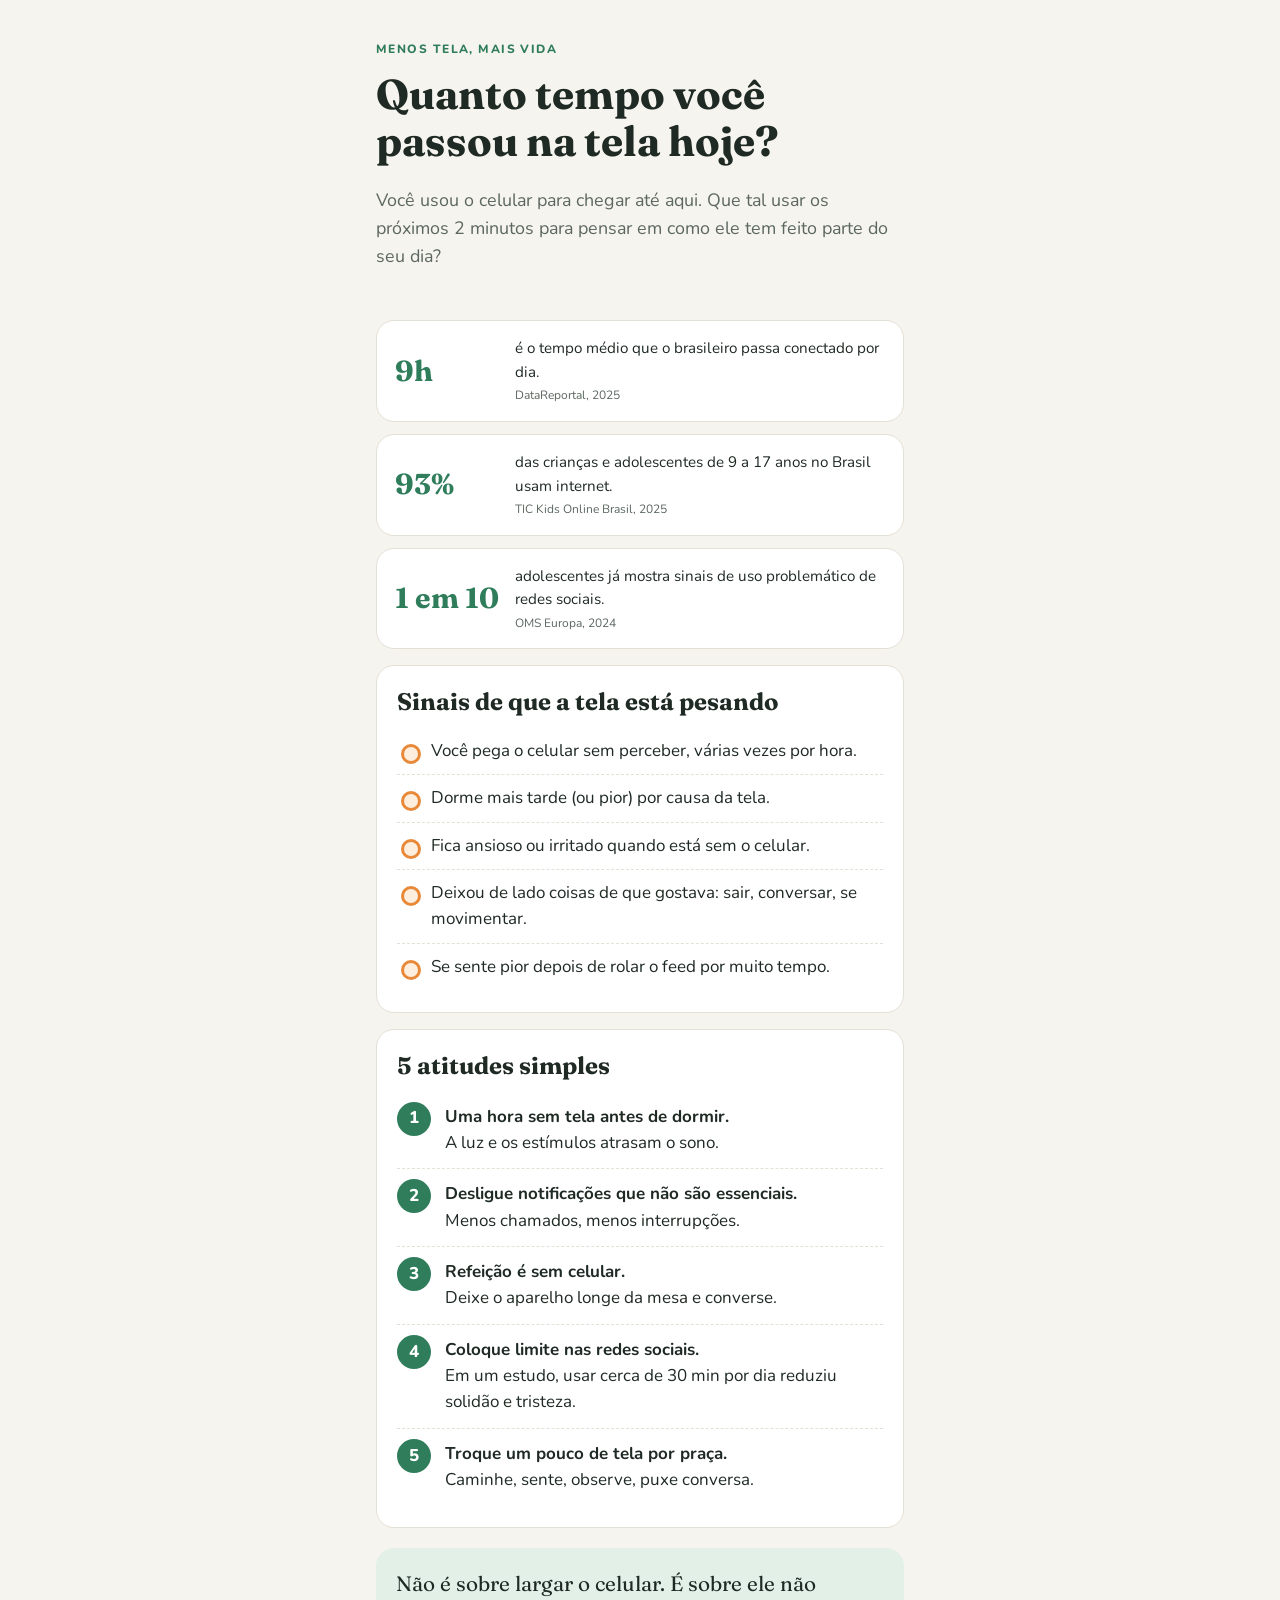
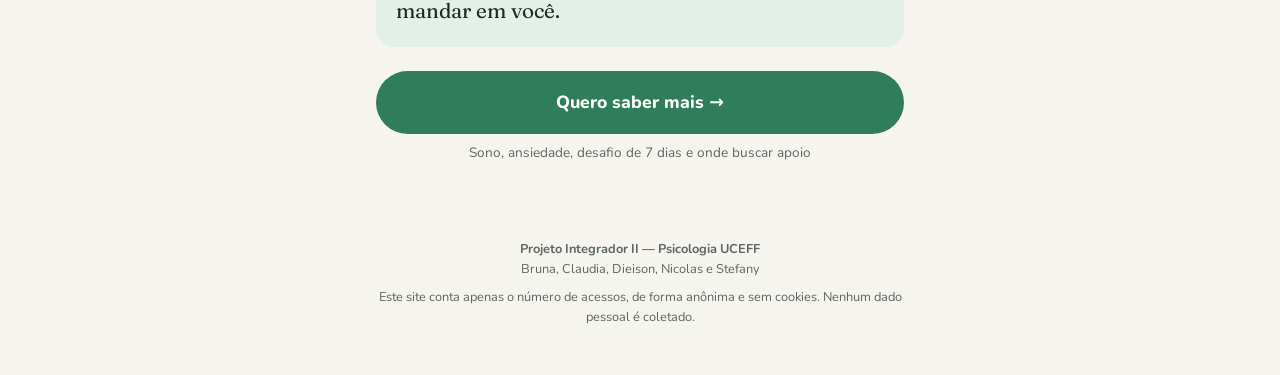
<file: index.html>
<!doctype html>
<html lang="pt-BR">
<head>
<meta charset="utf-8">
<meta name="viewport" content="width=device-width, initial-scale=1">
<title>Menos tela, mais vida</title>
<meta name="description" content="Panfleto digital sobre uso excessivo de telas e bem-estar — Projeto Integrador II, Psicologia UCEFF.">
<link rel="preconnect" href="https://fonts.googleapis.com">
<link rel="preconnect" href="https://fonts.gstatic.com" crossorigin>
<link href="https://fonts.googleapis.com/css2?family=Fraunces:opsz,wght@9..144,700&family=Nunito:wght@400;700;800&display=swap" rel="stylesheet">
<link rel="stylesheet" href="style.css">
</head>
<body data-etapa="1-panfleto">
<main>
  <header class="hero">
    <div class="kicker">Menos tela, mais vida</div>
    <h1>Quanto tempo você passou na tela hoje?</h1>
    <p class="lead">Você usou o celular para chegar até aqui. Que tal usar os próximos 2 minutos para pensar em como ele tem feito parte do seu dia?</p>
  </header>

  <section class="stats" aria-label="Números">
    <div class="stat"><strong>9h</strong><span>é o tempo médio que o brasileiro passa conectado por dia.<small>DataReportal, 2025</small></span></div>
    <div class="stat"><strong>93%</strong><span>das crianças e adolescentes de 9 a 17 anos no Brasil usam internet.<small>TIC Kids Online Brasil, 2025</small></span></div>
    <div class="stat"><strong>1 em 10</strong><span>adolescentes já mostra sinais de uso problemático de redes sociais.<small>OMS Europa, 2024</small></span></div>
  </section>

  <section class="card">
    <h2>Sinais de que a tela está pesando</h2>
    <ul class="clean">
      <li>Você pega o celular sem perceber, várias vezes por hora.</li>
      <li>Dorme mais tarde (ou pior) por causa da tela.</li>
      <li>Fica ansioso ou irritado quando está sem o celular.</li>
      <li>Deixou de lado coisas de que gostava: sair, conversar, se movimentar.</li>
      <li>Se sente pior depois de rolar o feed por muito tempo.</li>
    </ul>
  </section>

  <section class="card">
    <h2>5 atitudes simples</h2>
    <ol class="tips">
      <li><b>Uma hora sem tela antes de dormir.</b>A luz e os estímulos atrasam o sono.</li>
      <li><b>Desligue notificações que não são essenciais.</b>Menos chamados, menos interrupções.</li>
      <li><b>Refeição é sem celular.</b>Deixe o aparelho longe da mesa e converse.</li>
      <li><b>Coloque limite nas redes sociais.</b>Em um estudo, usar cerca de 30 min por dia reduziu solidão e tristeza.</li>
      <li><b>Troque um pouco de tela por praça.</b>Caminhe, sente, observe, puxe conversa.</li>
    </ol>
  </section>

  <div class="quote">Não é sobre largar o celular. É sobre ele não mandar em você.</div>

  <a class="btn" href="saiba-mais.html" data-keep-city>Quero saber mais →</a>
  <p class="btn-note">Sono, ansiedade, desafio de 7 dias e onde buscar apoio</p>
</main>

<footer>
  <p><b>Projeto Integrador II — Psicologia UCEFF</b><br>Bruna, Claudia, Dieison, Nicolas e Stefany</p>
  <p>Este site conta apenas o número de acessos, de forma anônima e sem cookies. Nenhum dado pessoal é coletado.</p>
</footer>
<script src="config.js"></script>
<script src="app.js"></script>
</body>
</html>
</file>
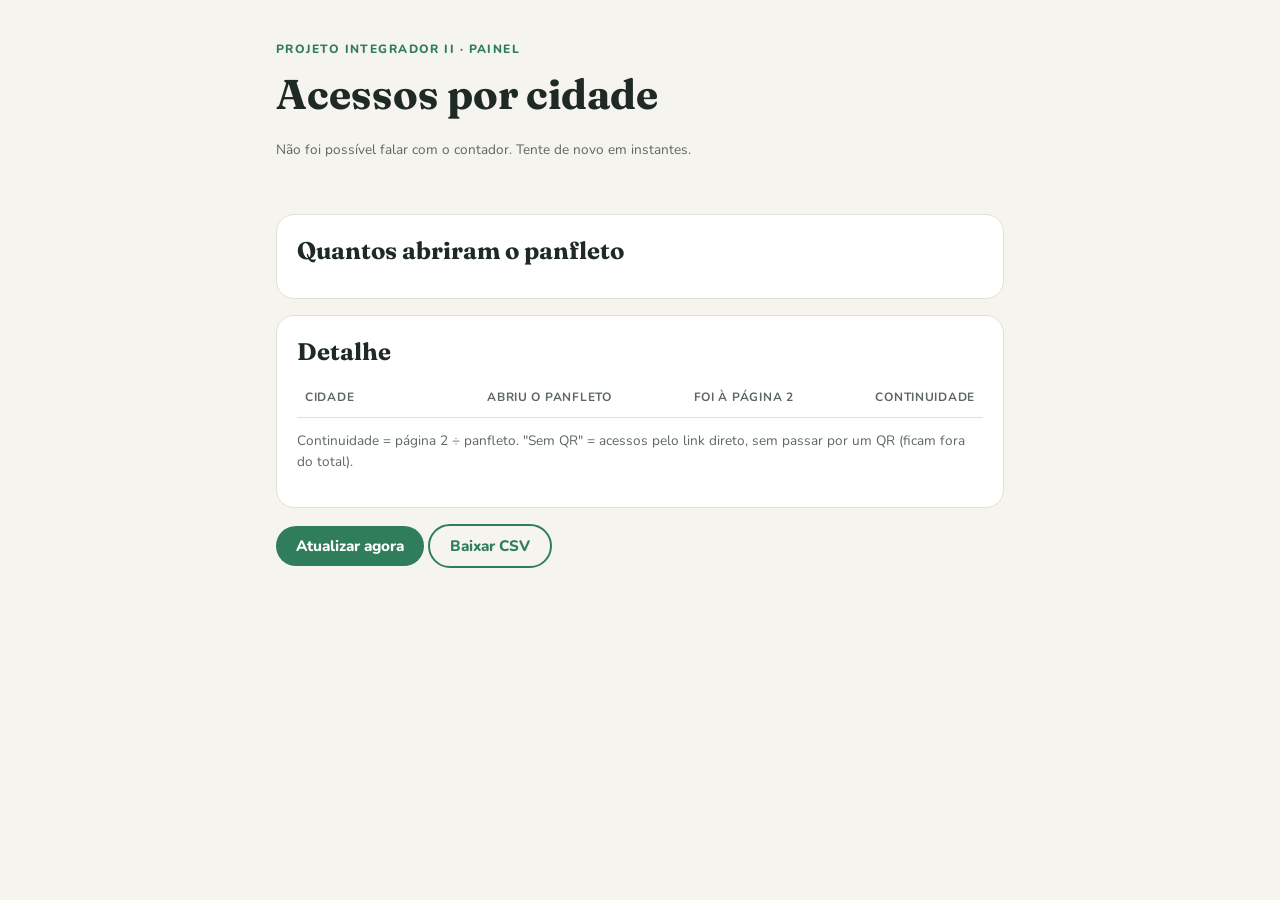
<file: painel.html>
<!doctype html>
<html lang="pt-BR">
<head>
<meta charset="utf-8">
<meta name="viewport" content="width=device-width, initial-scale=1">
<title>Painel de acessos</title>
<meta name="robots" content="noindex">
<link href="https://fonts.googleapis.com/css2?family=Fraunces:opsz,wght@9..144,700&family=Nunito:wght@400;700;800&display=swap" rel="stylesheet">
<link rel="stylesheet" href="style.css">
<style>
  main { max-width: 760px; }
  table { width: 100%; border-collapse: collapse; font-size: .95rem; }
  th, td { padding: 10px 8px; text-align: right; border-bottom: 1px solid var(--line); }
  th:first-child, td:first-child { text-align: left; }
  th { font-size: .75rem; text-transform: uppercase; letter-spacing: .06em; color: var(--muted); }
  td.num { font-variant-numeric: tabular-nums; font-weight: 800; }
  tr.total td { border-top: 2px solid var(--ink); border-bottom: 0; }
  tr.fora td { color: var(--muted); font-weight: 400; }
  .bar { height: 8px; border-radius: 4px; background: var(--accent); margin-top: 4px; }
  .meta { color: var(--muted); font-size: .85rem; display: flex; justify-content: space-between; flex-wrap: wrap; gap: 8px; }
  .tag { display: inline-block; background: var(--warm-soft); color: var(--ink); border-radius: 999px; padding: 2px 10px; font-size: .75rem; font-weight: 800; }
  .scroll { overflow-x: auto; }
  .btn { width: auto; display: inline-block; padding: 10px 20px; font-size: .95rem; margin: 0; }
</style>
</head>
<body>
<main>
  <header class="hero">
    <div class="kicker">Projeto Integrador II · Painel</div>
    <h1>Acessos por cidade</h1>
    <p class="meta"><span id="status">Carregando…</span><span id="modo"></span></p>
  </header>

  <section class="card">
    <h2>Quantos abriram o panfleto</h2>
    <div id="barras"></div>
  </section>

  <section class="card scroll">
    <h2>Detalhe</h2>
    <table>
      <thead><tr><th>Cidade</th><th>Abriu o panfleto</th><th>Foi à página 2</th><th>Continuidade</th></tr></thead>
      <tbody id="tabela"></tbody>
    </table>
    <p class="meta" style="margin-top:12px">Continuidade = página 2 ÷ panfleto. "Sem QR" = acessos pelo link direto, sem passar por um QR (ficam fora do total).</p>
  </section>

  <button class="btn" onclick="carregar()">Atualizar agora</button>
  <button class="btn secondary" onclick="baixarCSV()">Baixar CSV</button>
</main>

<script src="config.js"></script>
<script>
  var cfg = window.PANFLETO_CONFIG;
  var API = "https://abacus.jasoncameron.dev";
  var teste = /^(localhost|127\.0\.0\.1|)$/.test(location.hostname) || new URLSearchParams(location.search).has("teste");
  var ns = cfg.contador + (teste ? "-teste" : "");
  var etapas = ["1-panfleto", "2-saiba-mais"];
  var ultimo = [];
  document.getElementById("modo").innerHTML = teste ? '<span class="tag">Contador de TESTE</span>' : "";

  function valor(chave) {
    return fetch(API + "/get/" + encodeURIComponent(ns) + "/" + encodeURIComponent(chave))
      .then(function (r) { return r.ok ? r.json() : { value: 0 }; })
      .then(function (j) { return j.value || 0; })
      .catch(function () { return null; });
  }
  function pct(a, b) { return b ? Math.round(100 * a / b) + "%" : "—"; }
  function esc(s) { return String(s).replace(/[&<>]/g, function (c) { return { "&": "&amp;", "<": "&lt;", ">": "&gt;" }[c]; }); }

  function carregar() {
    var codigos = Object.keys(cfg.cidades).concat(["sem-qr"]);
    var pedidos = [];
    codigos.forEach(function (c) { etapas.forEach(function (e) { pedidos.push(valor(c + "_" + e)); }); });
    Promise.all(pedidos).then(function (v) {
      if (v.some(function (x) { return x === null; })) {
        document.getElementById("status").textContent = "Não foi possível falar com o contador. Tente de novo em instantes.";
        return;
      }
      var linhas = codigos.map(function (c, i) {
        return { cod: c, nome: cfg.cidades[c] || "Sem QR", p1: v[i * 2], p2: v[i * 2 + 1] };
      });
      ultimo = linhas;
      var cidades = linhas.filter(function (l) { return l.cod !== "sem-qr"; });
      var tot = cidades.reduce(function (a, l) { return { p1: a.p1 + l.p1, p2: a.p2 + l.p2 }; }, { p1: 0, p2: 0 });
      var max = Math.max.apply(null, cidades.map(function (l) { return l.p1; }).concat([1]));

      document.getElementById("barras").innerHTML = cidades.map(function (l) {
        return '<div style="margin:10px 0"><div class="meta" style="color:var(--ink)"><b>' + esc(l.nome) + '</b><span class="num"><b>' + l.p1 + '</b></span></div>' +
               '<div class="bar" style="width:' + Math.max(2, 100 * l.p1 / max) + '%"></div></div>';
      }).join("");

      function tr(l, cls) {
        return '<tr class="' + (cls || "") + '"><td>' + esc(l.nome) + '</td><td class="num">' + l.p1 + '</td><td class="num">' + l.p2 +
               '</td><td class="num">' + pct(l.p2, l.p1) + '</td></tr>';
      }
      document.getElementById("tabela").innerHTML =
        cidades.map(function (l) { return tr(l); }).join("") +
        tr({ nome: "Total (3 cidades)", p1: tot.p1, p2: tot.p2 }, "total") +
        tr(linhas[linhas.length - 1], "fora");
      document.getElementById("status").textContent = "Atualizado às " + new Date().toLocaleTimeString("pt-BR") + " · atualiza sozinho a cada 30 s";
    });
  }

  function baixarCSV() {
    var csv = "cidade;abriu_panfleto;pagina_2;continuidade\n" + ultimo.map(function (l) {
      return [l.nome, l.p1, l.p2, pct(l.p2, l.p1)].join(";");
    }).join("\n");
    var a = document.createElement("a");
    a.href = URL.createObjectURL(new Blob(["﻿" + csv], { type: "text/csv" }));
    a.download = "acessos-por-cidade-" + new Date().toISOString().slice(0, 10) + ".csv";
    a.click();
  }

  carregar();
  setInterval(carregar, 30000);
</script>
</body>
</html>
</file>
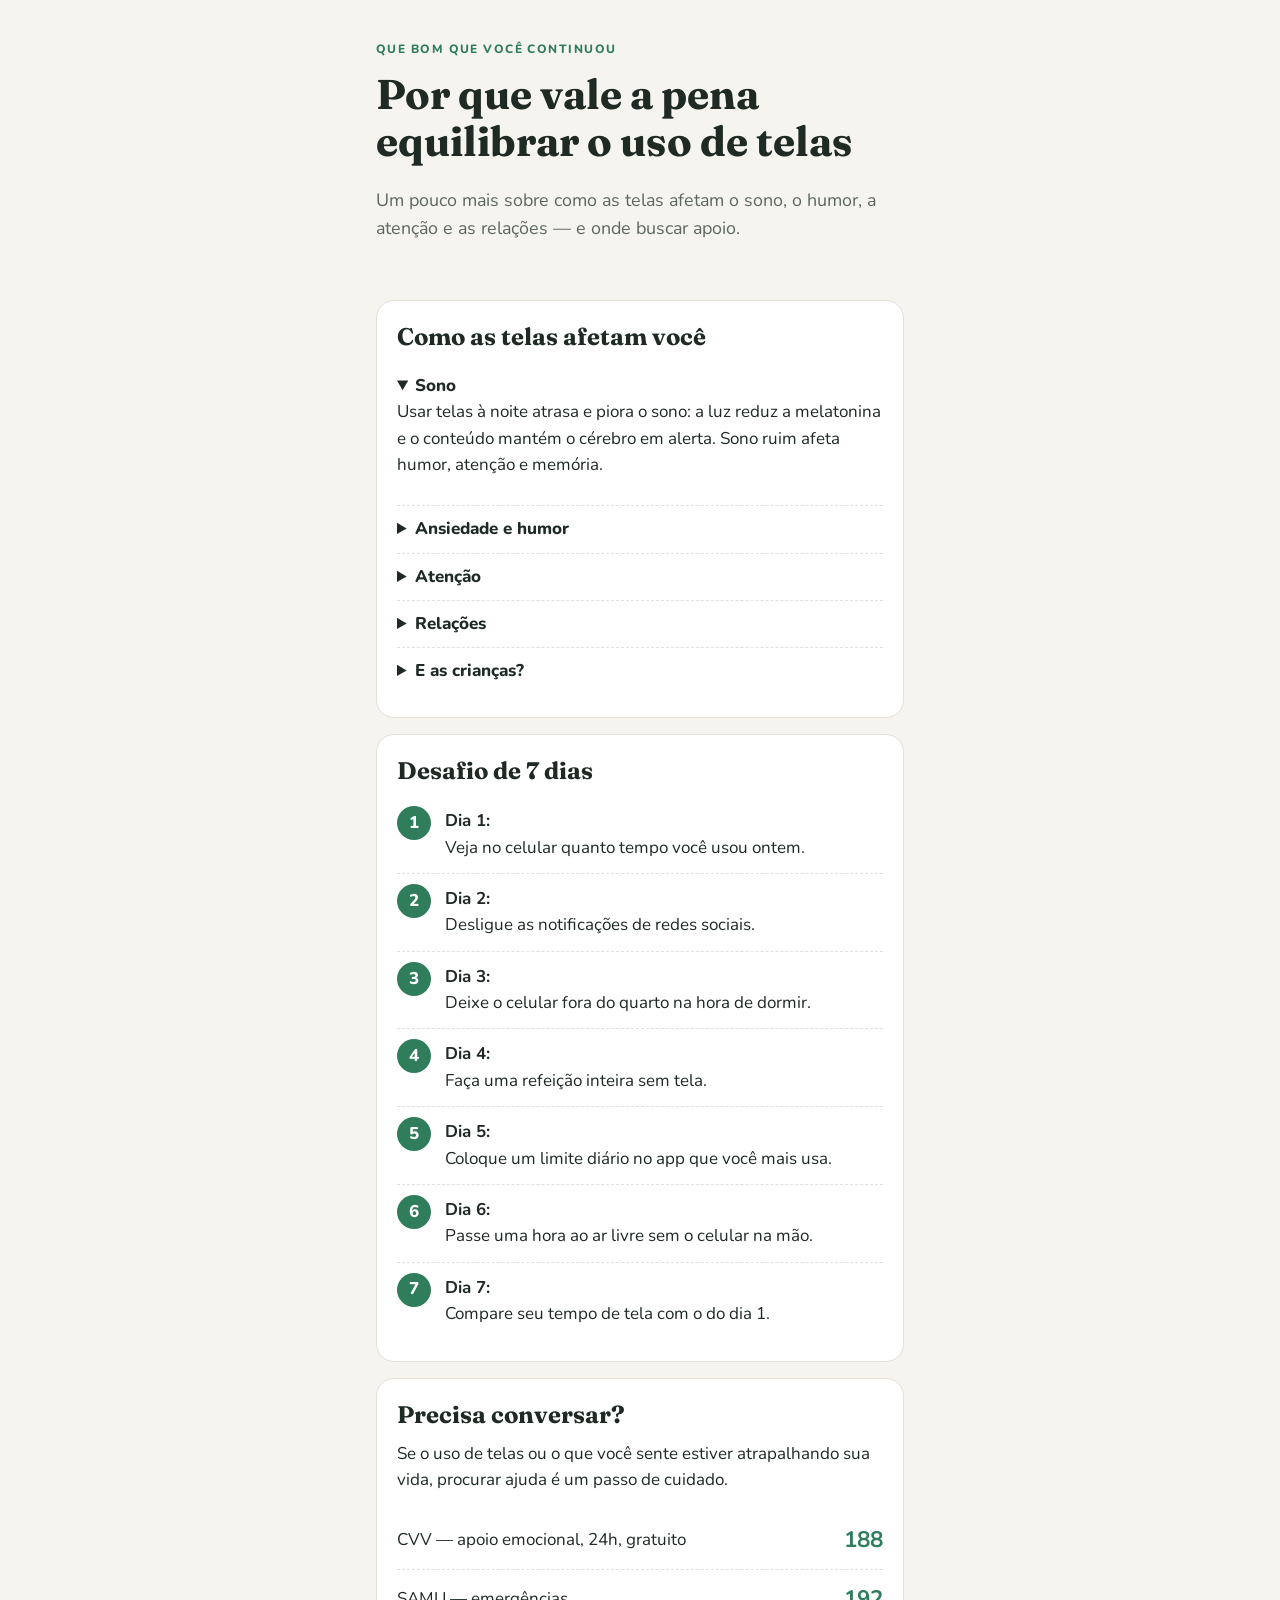
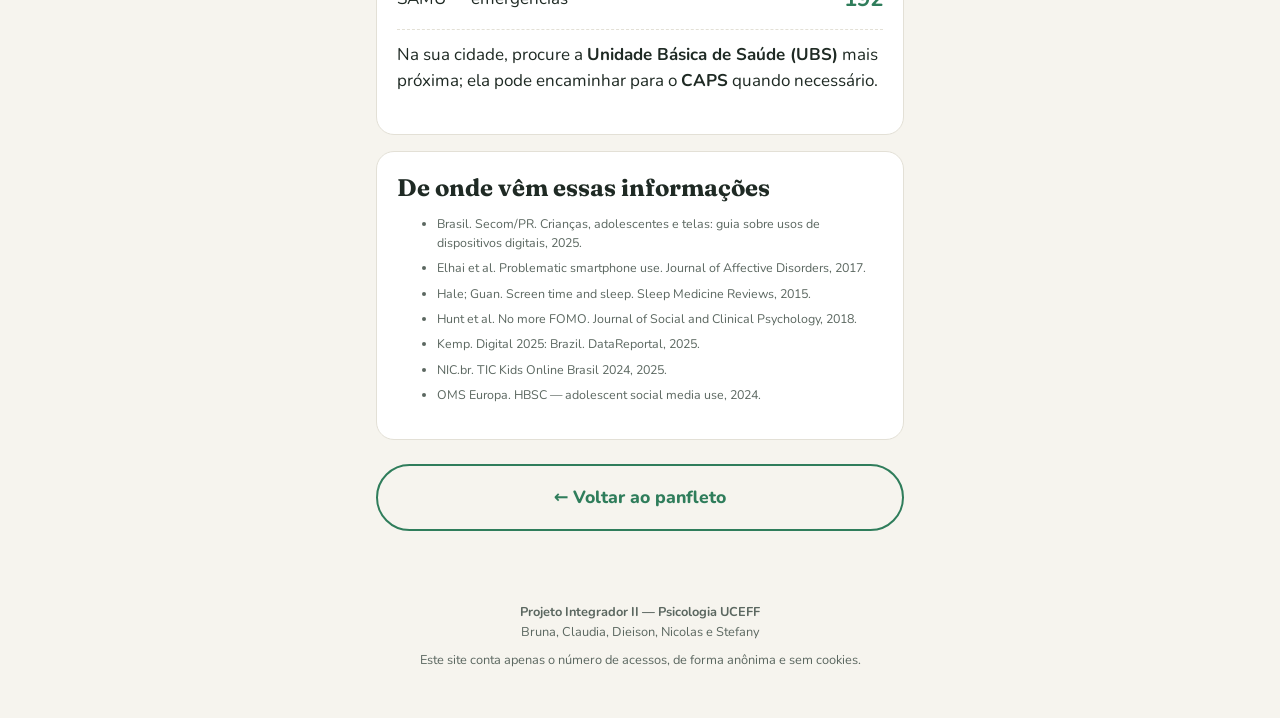
<file: saiba-mais.html>
<!doctype html>
<html lang="pt-BR">
<head>
<meta charset="utf-8">
<meta name="viewport" content="width=device-width, initial-scale=1">
<title>Saiba mais — Menos tela, mais vida</title>
<meta name="description" content="Por que o excesso de telas importa, desafio de 7 dias e onde buscar apoio.">
<link rel="preconnect" href="https://fonts.googleapis.com">
<link rel="preconnect" href="https://fonts.gstatic.com" crossorigin>
<link href="https://fonts.googleapis.com/css2?family=Fraunces:opsz,wght@9..144,700&family=Nunito:wght@400;700;800&display=swap" rel="stylesheet">
<link rel="stylesheet" href="style.css">
</head>
<body data-etapa="2-saiba-mais">
<main>
  <header class="hero">
    <div class="kicker">Que bom que você continuou</div>
    <h1>Por que vale a pena equilibrar o uso de telas</h1>
    <p class="lead">Um pouco mais sobre como as telas afetam o sono, o humor, a atenção e as relações — e onde buscar apoio.</p>
  </header>

  <section class="card">
    <h2>Como as telas afetam você</h2>
    <details open>
      <summary>Sono</summary>
      <p>Usar telas à noite atrasa e piora o sono: a luz reduz a melatonina e o conteúdo mantém o cérebro em alerta. Sono ruim afeta humor, atenção e memória.</p>
    </details>
    <details>
      <summary>Ansiedade e humor</summary>
      <p>O uso problemático do celular está associado a mais sintomas de ansiedade e depressão. A comparação constante e o medo de ficar de fora (FOMO) pesam.</p>
    </details>
    <details>
      <summary>Atenção</summary>
      <p>Notificações e trocas rápidas de conteúdo treinam a mente para a distração, e fica mais difícil se concentrar em uma coisa só.</p>
    </details>
    <details>
      <summary>Relações</summary>
      <p>Tempo de tela muitas vezes ocupa o lugar da conversa, do encontro e do movimento — coisas que protegem a saúde mental.</p>
    </details>
    <details>
      <summary>E as crianças?</summary>
      <p>O guia do Governo Federal (2025) recomenda: nenhuma tela antes dos 2 anos (exceto chamada de vídeo com a família), nada de celular próprio antes dos 12 e até 3 horas por dia dos 12 aos 17, com acompanhamento de um adulto.</p>
    </details>
  </section>

  <section class="card">
    <h2>Desafio de 7 dias</h2>
    <ol class="tips">
      <li><b>Dia 1:</b>Veja no celular quanto tempo você usou ontem.</li>
      <li><b>Dia 2:</b>Desligue as notificações de redes sociais.</li>
      <li><b>Dia 3:</b>Deixe o celular fora do quarto na hora de dormir.</li>
      <li><b>Dia 4:</b>Faça uma refeição inteira sem tela.</li>
      <li><b>Dia 5:</b>Coloque um limite diário no app que você mais usa.</li>
      <li><b>Dia 6:</b>Passe uma hora ao ar livre sem o celular na mão.</li>
      <li><b>Dia 7:</b>Compare seu tempo de tela com o do dia 1.</li>
    </ol>
  </section>

  <section class="card help">
    <h2>Precisa conversar?</h2>
    <p>Se o uso de telas ou o que você sente estiver atrapalhando sua vida, procurar ajuda é um passo de cuidado.</p>
    <a class="phone" href="tel:188"><span>CVV — apoio emocional, 24h, gratuito</span><strong>188</strong></a>
    <a class="phone" href="tel:192"><span>SAMU — emergências</span><strong>192</strong></a>
    <p style="margin-top:12px">Na sua cidade, procure a <b>Unidade Básica de Saúde (UBS)</b> mais próxima; ela pode encaminhar para o <b>CAPS</b> quando necessário.</p>
  </section>

  <section class="card">
    <h2>De onde vêm essas informações</h2>
    <ul class="refs">
      <li>Brasil. Secom/PR. Crianças, adolescentes e telas: guia sobre usos de dispositivos digitais, 2025.</li>
      <li>Elhai et al. Problematic smartphone use. Journal of Affective Disorders, 2017.</li>
      <li>Hale; Guan. Screen time and sleep. Sleep Medicine Reviews, 2015.</li>
      <li>Hunt et al. No more FOMO. Journal of Social and Clinical Psychology, 2018.</li>
      <li>Kemp. Digital 2025: Brazil. DataReportal, 2025.</li>
      <li>NIC.br. TIC Kids Online Brasil 2024, 2025.</li>
      <li>OMS Europa. HBSC — adolescent social media use, 2024.</li>
    </ul>
  </section>

  <a class="btn secondary" href="index.html" data-keep-city>← Voltar ao panfleto</a>
</main>

<footer>
  <p><b>Projeto Integrador II — Psicologia UCEFF</b><br>Bruna, Claudia, Dieison, Nicolas e Stefany</p>
  <p>Este site conta apenas o número de acessos, de forma anônima e sem cookies.</p>
</footer>
<script src="config.js"></script>
<script src="app.js"></script>
</body>
</html>
</file>
<file: style.css>
:root {
  --bg: #f6f4ee;
  --surface: #ffffff;
  --ink: #1f2a24;
  --muted: #5b6760;
  --accent: #2f7d5b;
  --accent-ink: #ffffff;
  --accent-soft: #e2f0e8;
  --warm: #e8893a;
  --warm-soft: #fdeedd;
  --line: #e3e0d6;
  --radius: 18px;
}
@media (prefers-color-scheme: dark) {
  :root {
    --bg: #121714;
    --surface: #1b221e;
    --ink: #e8efe9;
    --muted: #a2b0a7;
    --accent: #5cc493;
    --accent-ink: #0d1a13;
    --accent-soft: #1f3329;
    --warm: #f0a25e;
    --warm-soft: #3a2a1c;
    --line: #2b352f;
  }
}
* { box-sizing: border-box; }
html { -webkit-text-size-adjust: 100%; }
body {
  margin: 0;
  background: var(--bg);
  color: var(--ink);
  font-family: "Nunito", system-ui, -apple-system, "Segoe UI", Roboto, sans-serif;
  font-size: 17px;
  line-height: 1.55;
}
main { max-width: 560px; margin: 0 auto; padding: 0 16px 40px; }
h1, h2, h3 { font-family: "Fraunces", Georgia, serif; line-height: 1.15; margin: 0 0 .5em; }
h1 { font-size: clamp(2rem, 8vw, 2.6rem); }
h2 { font-size: 1.5rem; margin-top: 0; }
p { margin: 0 0 1em; }
a { color: var(--accent); }

.hero { padding: 40px 0 24px; }
.kicker { text-transform: uppercase; letter-spacing: .12em; font-size: .75rem; font-weight: 800; color: var(--accent); margin-bottom: 12px; }
.hero p.lead { font-size: 1.12rem; color: var(--muted); }

.card { background: var(--surface); border: 1px solid var(--line); border-radius: var(--radius); padding: 22px 20px; margin: 16px 0; }

.stats { display: grid; gap: 12px; margin: 8px 0 16px; }
.stat { background: var(--surface); border: 1px solid var(--line); border-radius: var(--radius); padding: 16px 18px; display: flex; gap: 16px; align-items: center; }
.stat strong { font-family: "Fraunces", Georgia, serif; font-size: 1.8rem; color: var(--accent); min-width: 104px; line-height: 1; white-space: nowrap; }
.stat span { font-size: .95rem; }
.stat small { display: block; color: var(--muted); font-size: .75rem; margin-top: 2px; }

ul.clean { list-style: none; padding: 0; margin: 0; }
ul.clean li { padding: 10px 0 10px 34px; position: relative; border-bottom: 1px dashed var(--line); }
ul.clean li:last-child { border-bottom: 0; }
ul.clean li::before { content: ""; position: absolute; left: 4px; top: 16px; width: 14px; height: 14px; border-radius: 50%; background: var(--warm-soft); border: 3px solid var(--warm); }

ol.tips { list-style: none; counter-reset: t; padding: 0; margin: 0; }
ol.tips li { counter-increment: t; padding: 12px 0 12px 48px; position: relative; border-bottom: 1px dashed var(--line); }
ol.tips li:last-child { border-bottom: 0; }
ol.tips li::before { content: counter(t); position: absolute; left: 0; top: 10px; width: 34px; height: 34px; border-radius: 50%; background: var(--accent); color: var(--accent-ink); font-weight: 800; display: grid; place-items: center; }
ol.tips b { display: block; }

.quote { background: var(--accent-soft); border-radius: var(--radius); padding: 22px 20px; font-family: "Fraunces", Georgia, serif; font-size: 1.3rem; line-height: 1.3; margin: 20px 0; }

.btn { display: block; text-align: center; background: var(--accent); color: var(--accent-ink); text-decoration: none; font-weight: 800; font-size: 1.1rem; padding: 18px 20px; border-radius: 999px; margin: 24px 0 8px; border: 0; width: 100%; cursor: pointer; font-family: inherit; }
.btn.secondary { background: transparent; color: var(--accent); border: 2px solid var(--accent); }
.btn-note { text-align: center; color: var(--muted); font-size: .85rem; }


.help a.phone { display: flex; justify-content: space-between; align-items: center; gap: 12px; text-decoration: none; color: var(--ink); padding: 12px 0; border-bottom: 1px dashed var(--line); }
.help a.phone:last-child { border-bottom: 0; }
.help a.phone strong { font-size: 1.4rem; color: var(--accent); }

details { border-bottom: 1px dashed var(--line); padding: 10px 0; }
details:last-child { border-bottom: 0; }
summary { font-weight: 800; cursor: pointer; }

footer { color: var(--muted); font-size: .8rem; text-align: center; padding: 24px 16px 40px; max-width: 560px; margin: 0 auto; }
footer p { margin: 0 0 .6em; }
.refs { font-size: .78rem; color: var(--muted); }
.refs li { margin-bottom: 6px; }
</file>
